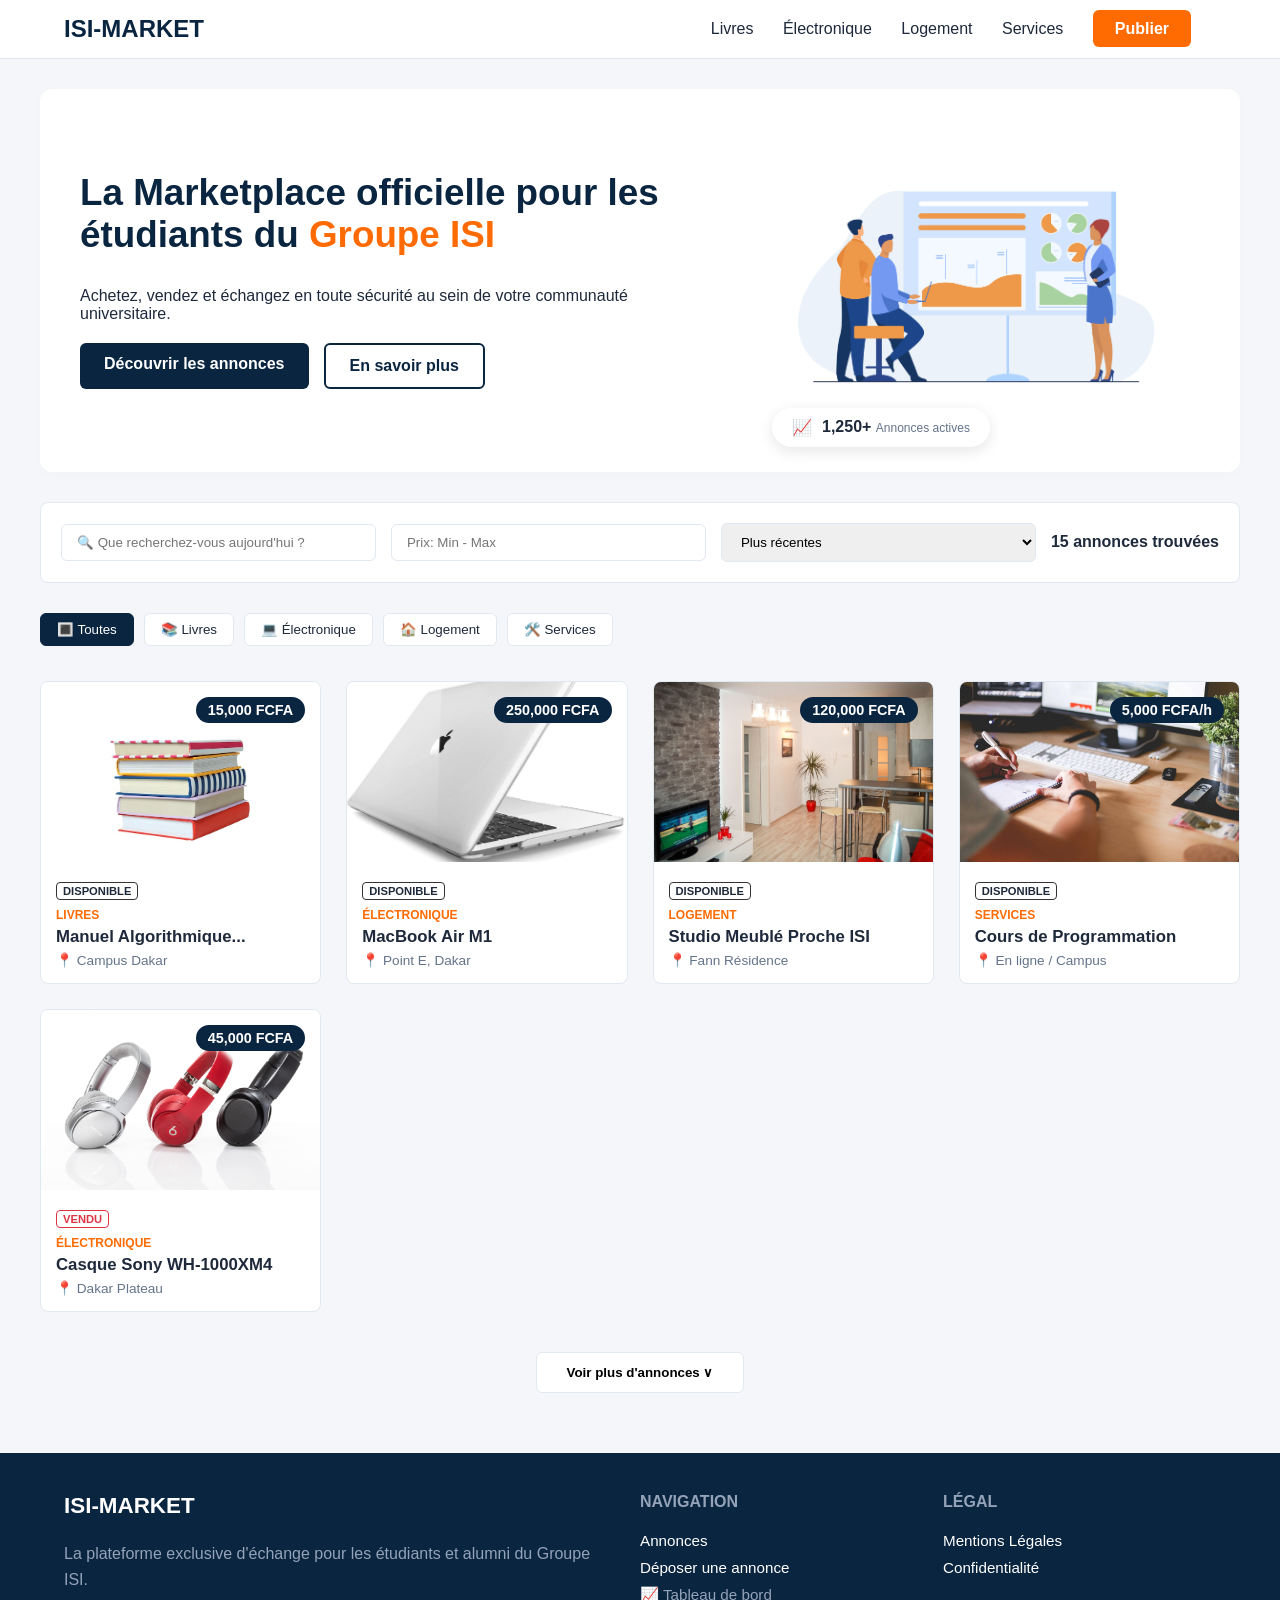
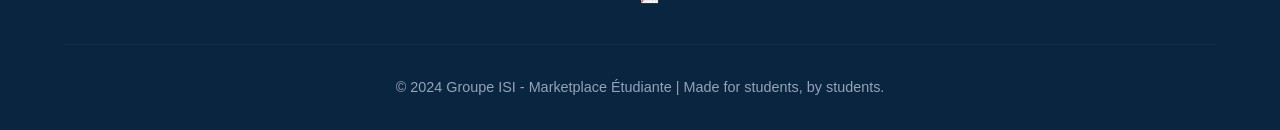
<file: web/index.html>
<!DOCTYPE html>
<html lang="fr">

<head>
    <meta charset="UTF-8">
    <meta name="viewport" content="width=device-width, initial-scale=1.0">
    <title>ISI-MARKET - Accueil</title>
    <link rel="stylesheet" href="style.css">
    <style>
        .hero {
            display: flex;
            justify-content: space-between;
            align-items: center;
            background: white;
            padding: 40px;
            border-radius: 12px;
            margin-bottom: 30px;
            box-shadow: 0 2px 10px rgba(0, 0, 0, 0.02);
        }

        .hero-text {
            max-width: 55%;
        }

        .hero-text h1 {
            color: var(--primary);
            font-size: 2.3rem;
            margin-top: 0;
        }

        .hero-text span {
            color: var(--accent);
        }

        .hero-buttons {
            display: flex;
            gap: 15px;
            margin-top: 20px;
        }

        .btn-hero-primary {
            background: var(--primary);
            color: white;
            padding: 12px 24px;
            border-radius: 6px;
            text-decoration: none;
            font-weight: bold;
        }

        .btn-hero-secondary {
            background: white;
            color: var(--primary);
            padding: 12px 24px;
            border-radius: 6px;
            text-decoration: none;
            border: 2px solid var(--primary);
            font-weight: bold;
        }

        .hero-image-container {
            position: relative;
            max-width: 40%;
        }

        .hero-img {
            width: 100%;
            border-radius: 12px;
        }

        .badge-live-stats {
            position: absolute;
            bottom: -15px;
            left: 20px;
            background: white;
            padding: 10px 20px;
            border-radius: 30px;
            box-shadow: 0 4px 15px rgba(0, 0, 0, 0.1);
            display: flex;
            align-items: center;
            gap: 10px;
        }

        .search-section {
            background: #FFFFFF;
            padding: 20px;
            border-radius: 8px;
            border: 1px solid var(--border);
            margin-bottom: 30px;
            display: flex;
            align-items: center;
            justify-content: space-between;
            gap: 15px;
            flex-wrap: wrap;
        }

        .search-section input,
        .search-section select {
            padding: 10px 15px;
            border: 1px solid var(--border);
            border-radius: 6px;
            flex: 1;
            min-width: 150px;
        }

        .search-results-count {
            font-weight: bold;
            color: var(--text-dark);
        }

        .fast-filters {
            display: flex;
            gap: 10px;
            margin-bottom: 30px;
            overflow-x: auto;
            padding-bottom: 5px;
        }

        .filter-btn {
            background: white;
            border: 1px solid var(--border);
            padding: 8px 16px;
            border-radius: 6px;
            cursor: pointer;
            text-decoration: none;
            color: var(--text-dark);
            font-weight: 500;
            display: flex;
            align-items: center;
            gap: 8px;
        }

        .filter-btn.active {
            background: var(--primary);
            color: white;
            border-color: var(--primary);
        }

        .grid-annonces {
            display: grid;
            grid-template-columns: repeat(auto-fill, minmax(260px, 1fr));
            gap: 25px;
            margin-bottom: 40px;
        }

        .card {
            background: white;
            border-radius: 8px;
            border: 1px solid var(--border);
            overflow: hidden;
            position: relative;
            transition: transform 0.2s;
            cursor: pointer;
            text-decoration: none;
            color: inherit;
            display: block;
        }

        .card:hover {
            transform: translateY(-5px);
        }

        .card-img {
            height: 180px;
            background: #E2E8F0;
            width: 100%;
            object-fit: cover;
        }

        .price-tag {
            position: absolute;
            top: 15px;
            right: 15px;
            background: var(--primary);
            color: white;
            padding: 5px 12px;
            font-weight: bold;
            border-radius: 20px;
            font-size: 0.9rem;
        }

        .card-content {
            padding: 15px;
        }

        .status-badge {
            display: inline-block;
            padding: 2px 6px;
            font-size: 0.7rem;
            border: 1px solid #333;
            border-radius: 4px;
            font-weight: bold;
            margin-bottom: 8px;
        }

        .status-badge.sold {
            border-color: #DC3545;
            color: #DC3545;
        }

        .card-category {
            font-size: 0.75rem;
            font-weight: bold;
            color: var(--accent);
            text-transform: uppercase;
            margin: 0;
        }

        .card-title {
            margin: 5px 0;
            font-size: 1.05rem;
            font-weight: bold;
        }

        .card-location {
            font-size: 0.85rem;
            color: var(--text-muted);
            margin: 5px 0 0 0;
        }

        .load-more-container {
            text-align: center;
            margin-top: 20px;
        }

        .btn-load-more {
            background: white;
            border: 1px solid var(--border);
            padding: 12px 30px;
            border-radius: 6px;
            font-weight: bold;
            cursor: pointer;
        }
    </style>
</head>

<body>
    <header class="navbar">
        <a href="index.html" class="logo">ISI-MARKET</a>
        <nav>
            <a href="#">Livres</a>
            <a href="#">Électronique</a>
            <a href="#">Logement</a>
            <a href="#">Services</a>
            <a href="formulaire.html" class="btn-publier">Publier</a>
        </nav>
    </header>

    <main class="container">
        <section class="hero">
            <div class="hero-text">
                <h1>La Marketplace officielle pour les étudiants du <span>Groupe ISI</span></h1>
                <p>Achetez, vendez et échangez en toute sécurité au sein de votre communauté universitaire.</p>
                <div class="hero-buttons">
                    <a href="#catalogue" class="btn-hero-primary">Découvrir les annonces</a>
                    <a href="#" class="btn-hero-secondary">En savoir plus</a>
                </div>
            </div>
            <div class="hero-image-container">
                <img class="hero-img" src="../img/illustration.jpg" alt="Campus">
                <div class="badge-live-stats">
                    <span>📈</span>
                    <div><strong>1,250+</strong> <span style="font-size:0.75rem; color:var(--text-muted);">Annonces
                            actives</span></div>
                </div>
            </div>
        </section>

        <section id="catalogue">
            <div class="search-section">
                <input type="text" placeholder="🔍 Que recherchez-vous aujourd'hui ?">
                <input type="text" placeholder="Prix: Min - Max">
                <select>
                    <option>Plus récentes</option>
                </select>
                <span class="search-results-count">15 annonces trouvées</span>
            </div>

            <div class="fast-filters">
                <button class="filter-btn active">🔳 Toutes</button>
                <button class="filter-btn">📚 Livres</button>
                <button class="filter-btn">💻 Électronique</button>
                <button class="filter-btn">🏠 Logement</button>
                <button class="filter-btn">🛠️ Services</button>
            </div>
        </section>

        <section class="listings-section">
            <div class="grid-annonces">
                <!-- Carte 1 -->
                <a href="detail.html" class="card">
                    <div class="price-tag">15,000 FCFA</div>
                    <img class="card-img" src="../img/livre.jpg" alt="Livre">
                    <div class="card-content">
                        <span class="status-badge">DISPONIBLE</span>
                        <p class="card-category">Livres</p>
                        <h3 class="card-title">Manuel Algorithmique...</h3>
                        <p class="card-location">📍 Campus Dakar</p>
                    </div>
                </a>
                <!-- Carte 2 -->
                <a href="detail.html" class="card">
                    <div class="price-tag">250,000 FCFA</div>
                    <img class="card-img" src="../img/Mac_Book.jpg" alt="MacBook">
                    <div class="card-content">
                        <span class="status-badge">DISPONIBLE</span>
                        <p class="card-category">Électronique</p>
                        <h3 class="card-title">MacBook Air M1</h3>
                        <p class="card-location">📍 Point E, Dakar</p>
                    </div>
                </a>
                <!-- Carte 3 -->
                <a href="detail.html" class="card">
                    <div class="price-tag">120,000 FCFA</div>
                    <img class="card-img" src="../img/meuble.jpg" alt="Studio">
                    <div class="card-content">
                        <span class="status-badge">DISPONIBLE</span>
                        <p class="card-category">Logement</p>
                        <h3 class="card-title">Studio Meublé Proche ISI</h3>
                        <p class="card-location">📍 Fann Résidence</p>
                    </div>
                </a>
                <!-- Carte 4 -->
                <a href="detail.html" class="card">
                    <div class="price-tag">5,000 FCFA/h</div>
                    <img class="card-img" src="../img/programmation.jpg" alt="Cours">
                    <div class="card-content">
                        <span class="status-badge">DISPONIBLE</span>
                        <p class="card-category">Services</p>
                        <h3 class="card-title">Cours de Programmation</h3>
                        <p class="card-location">📍 En ligne / Campus</p>
                    </div>
                </a>
                <!-- Carte 5 -->
                <a href="detail.html" class="card">
                    <div class="price-tag">45,000 FCFA</div>
                    <img class="card-img" src="../img/casque.jpg" alt="Casque">
                    <div class="card-content">
                        <span class="status-badge alert sold">VENDU</span>
                        <p class="card-category">Électronique</p>
                        <h3 class="card-title">Casque Sony WH-1000XM4</h3>
                        <p class="card-location">📍 Dakar Plateau</p>
                    </div>
                </a>
            </div>
            <div class="load-more-container">
                <button class="btn-load-more">Voir plus d'annonces ∨</button>
            </div>
        </section>
    </main>

    <footer>
        <div class="footer-content">
            <div class="footer-about">
                <h3>ISI-MARKET</h3>
                <p>La plateforme exclusive d'échange pour les étudiants et alumni du Groupe ISI.</p>
            </div>
            <div class="footer-links">
                <h4>NAVIGATION</h4>
                <a href="index.html">Annonces</a>
                <a href="formulaire.html">Déposer une annonce</a>
                <a href="stats.html" style="color: #94A3B8;">📈 Tableau de bord</a>
            </div>
            <div class="footer-legal">
                <h4>LÉGAL</h4>
                <a href="#">Mentions Légales</a>
                <a href="#">Confidentialité</a>
            </div>
        </div>
        <div class="footer-bottom">
            <p>&copy; 2024 Groupe ISI - Marketplace Étudiante | Made for students, by students.</p>
        </div>
    </footer>
</body>

</html>
</file>
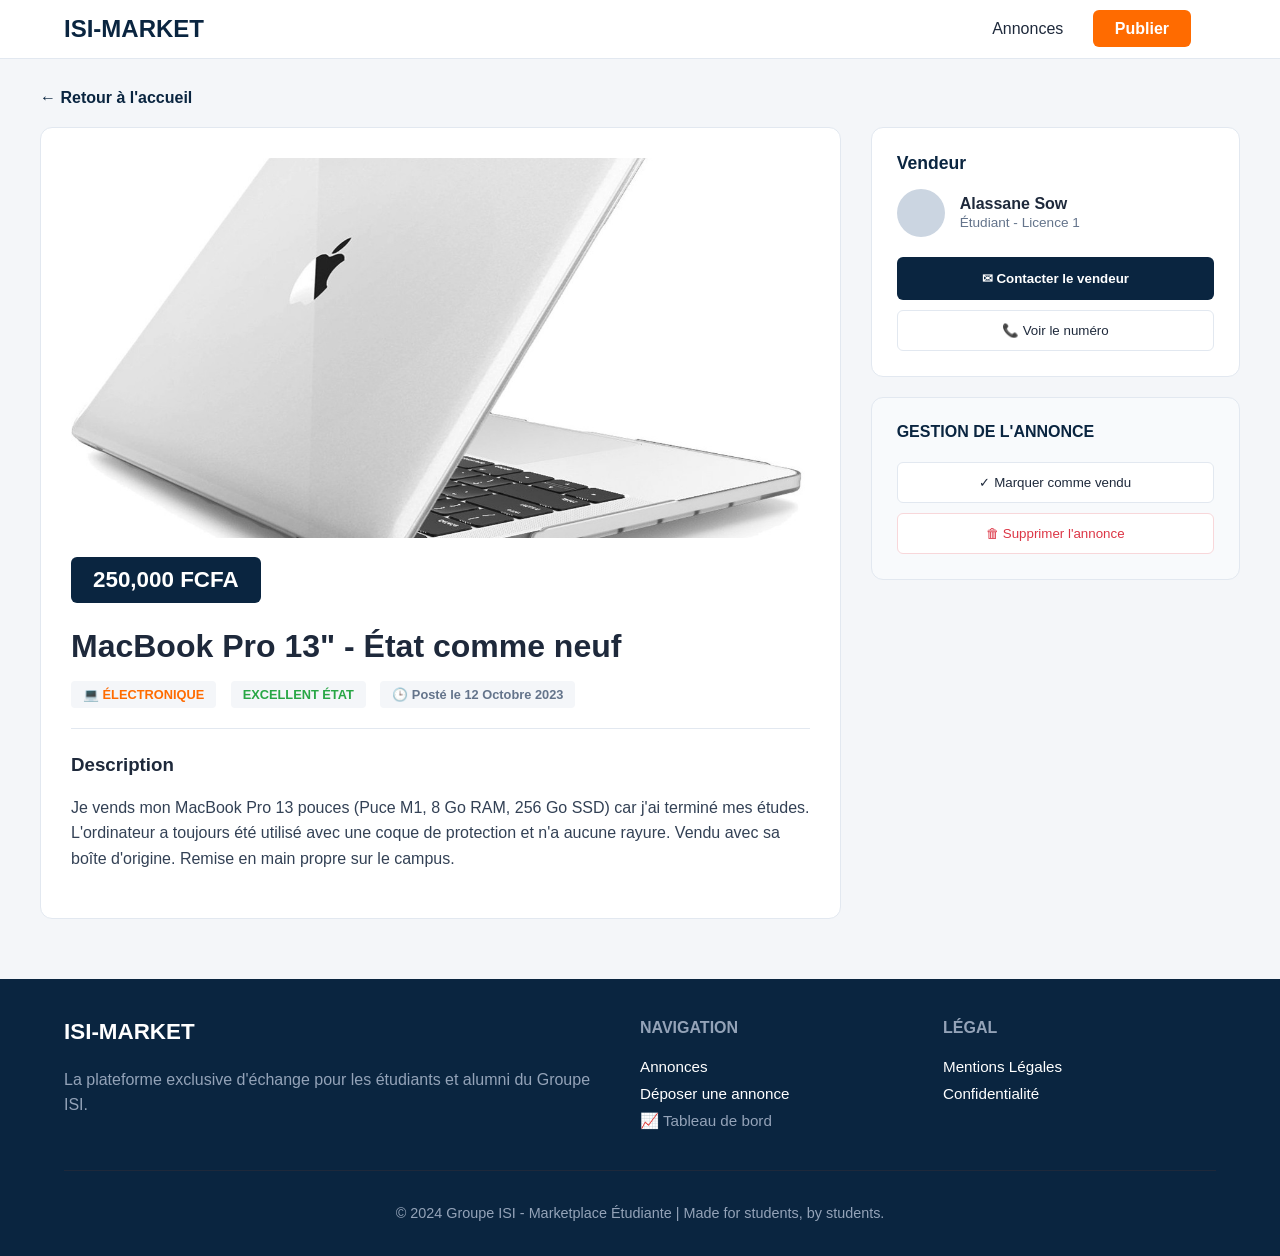
<file: web/detail.html>
<!DOCTYPE html>
<html lang="fr">
<head>
    <meta charset="UTF-8">
    <meta name="viewport" content="width=device-width, initial-scale=1.0">
    <title>ISI-MARKET - Détail</title>
    <link rel="stylesheet" href="style.css">
    <style>
        .layout-detail { display: flex; gap: 30px; margin-top: 20px; flex-wrap: wrap; }
        .left-main-box { flex: 2; background: white; padding: 30px; border-radius: 12px; border: 1px solid var(--border); min-width: 300px; }
        .right-sidebar-box { flex: 1; display: flex; flex-direction: column; gap: 20px; min-width: 280px; }
        .side-widget { background: white; padding: 25px; border-radius: 12px; border: 1px solid var(--border); }
        
        .main-product-img { width: 100%; max-height: 380px; object-fit: cover; border-radius: 8px; }
        .badge-price { display: inline-block; background: var(--primary); color: white; padding: 10px 22px; font-size: 1.4rem; font-weight: bold; border-radius: 6px; margin: 15px 0; }
        
        .btn-sidebar-primary { background: var(--primary); color: white; border: none; width: 100%; padding: 14px; font-weight: bold; border-radius: 6px; cursor: pointer; margin-bottom: 10px; }
        .btn-sidebar-secondary { background: white; color: var(--text-dark); border: 1px solid var(--border); width: 100%; padding: 12px; border-radius: 6px; cursor: pointer; font-weight: 500; }
        .btn-danger-action { color: #DC3545; border-color: #F8D7DA; }
        
        .tags-row span { background: var(--light-bg); padding: 6px 12px; border-radius: 4px; font-size: 0.8rem; font-weight: bold; margin-right: 10px; }
        .profile-vendeur { display: flex; align-items: center; gap: 15px; margin-bottom: 20px; }
        .profile-avatar { width: 48px; height: 48px; background: #CBD5E1; border-radius: 50%; }
    </style>
</head>
<body>
    <header class="navbar">
        <a href="index.html" class="logo">ISI-MARKET</a>
        <nav>
            <a href="index.html">Annonces</a>
            <a href="formulaire.html" class="btn-publier">Publier</a>
        </nav>
    </header>

    <main class="container">
        <a href="index.html" style="text-decoration: none; color: var(--primary); font-weight: bold;">← Retour à l'accueil</a>
        
        <div class="layout-detail">
            <div class="left-main-box">
                <img class="main-product-img" src="../img/Mac_Book.jpg" alt="MacBook Pro">
                <div class="badge-price">250,000 FCFA</div>
                <h1 style="margin: 10px 0 20px 0; font-size: 2rem;">MacBook Pro 13" - État comme neuf</h1>
                
                <div class="tags-row" style="margin-bottom: 25px;">
                    <span style="color: var(--accent);">💻 ÉLECTRONIQUE</span>
                    <span style="color: #28A745;">EXCELLENT ÉTAT</span>
                    <span style="color: var(--text-muted);">🕒 Posté le 12 Octobre 2023</span>
                </div>
                <hr style="border:0; border-top:1px solid var(--border); margin:25px 0;">
                <h3>Description</h3>
                <p style="line-height: 1.6; color: #334155;">
                    Je vends mon MacBook Pro 13 pouces (Puce M1, 8 Go RAM, 256 Go SSD) car j'ai terminé mes études. L'ordinateur a toujours été utilisé avec une coque de protection et n'a aucune rayure. Vendu avec sa boîte d'origine. Remise en main propre sur le campus.
                </p>
            </div>

            <div class="right-sidebar-box">
                <div class="side-widget">
                    <h3 style="margin-top:0; color:var(--primary); font-size:1.1rem; margin-bottom:15px;">Vendeur</h3>
                    <div class="profile-vendeur">
                        <div class="profile-avatar"></div>
                        <div>
                            <strong style="display:block;">Alassane Sow</strong>
                            <span style="font-size:0.85rem; color:var(--text-muted);">Étudiant - Licence 1</span>
                        </div>
                    </div>
                    <button class="btn-sidebar-primary">✉ Contacter le vendeur</button>
                    <button class="btn-sidebar-secondary">📞 Voir le numéro</button>
                </div>

                <div class="side-widget" style="background: #F8FAFC;">
                    <h4 style="margin-top:0; color:var(--primary);">GESTION DE L'ANNONCE</h4>
                    <button class="btn-sidebar-secondary" style="margin-bottom:10px; width:100%; box-sizing:border-box;">✓ Marquer comme vendu</button>
                    <button class="btn-sidebar-secondary btn-danger-action" style="width:100%; box-sizing:border-box;">🗑 Supprimer l'annonce</button>
                </div>
            </div>
        </div>
    </main>

    <footer>
        <div class="footer-content">
            <div class="footer-about">
                <h3>ISI-MARKET</h3>
                <p>La plateforme exclusive d'échange pour les étudiants et alumni du Groupe ISI.</p>
            </div>
            <div class="footer-links">
                <h4>NAVIGATION</h4>
                <a href="index.html">Annonces</a>
                <a href="formulaire.html">Déposer une annonce</a>
                <a href="stats.html" style="color: #94A3B8;">📈 Tableau de bord</a>
            </div>
            <div class="footer-legal">
                <h4>LÉGAL</h4>
                <a href="#">Mentions Légales</a>
                <a href="#">Confidentialité</a>
            </div>
        </div>
        <div class="footer-bottom">
            <p>&copy; 2024 Groupe ISI - Marketplace Étudiante | Made for students, by students.</p>
        </div>
    </footer>
</body>
</html>
</file>
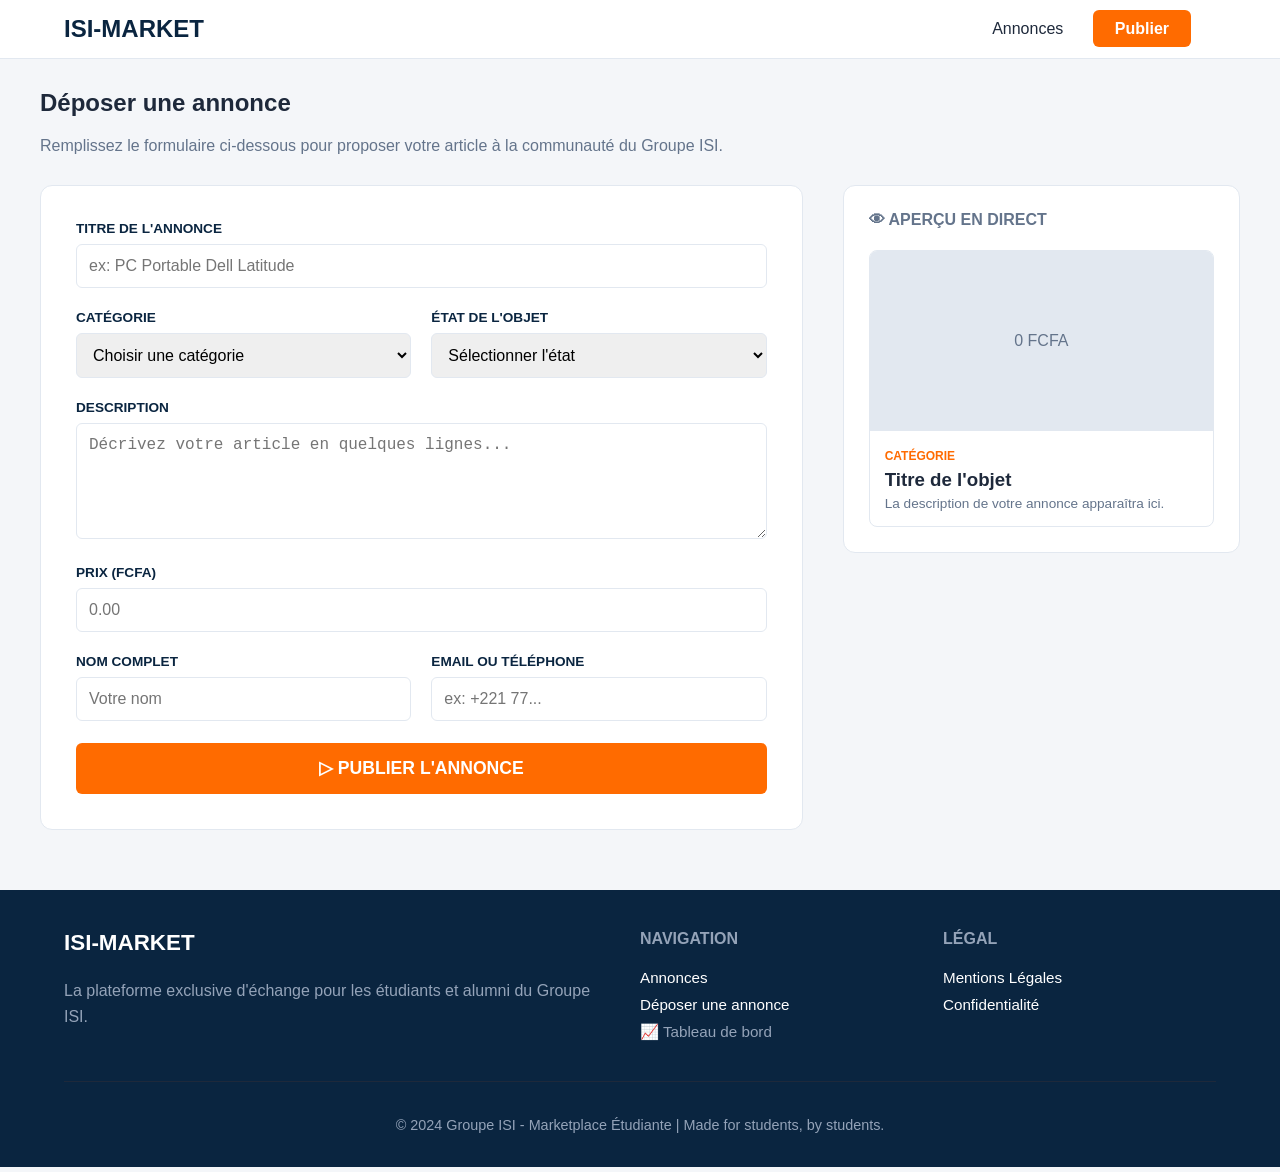
<file: web/formulaire.html>
<!DOCTYPE html>
<html lang="fr">
<head>
    <meta charset="UTF-8">
    <meta name="viewport" content="width=device-width, initial-scale=1.0">
    <title>ISI-MARKET - Déposer une annonce</title>
    <link rel="stylesheet" href="style.css">
    <style>
        .split-layout { display: flex; gap: 40px; margin-top: 20px; flex-wrap: wrap; }
        .form-container-box { flex: 2; background: white; padding: 35px; border-radius: 12px; border: 1px solid var(--border); min-width: 300px; }
        .preview-container-box { flex: 1; background: white; padding: 25px; border-radius: 12px; border: 1px solid var(--border); min-width: 280px; height: fit-content; }
        .form-group { margin-bottom: 22px; }
        .form-group label { display: block; margin-bottom: 8px; font-weight: 600; font-size: 0.85rem; color: var(--primary); text-transform: uppercase; }
        .form-group input, .form-group select, .form-group textarea { width: 100%; padding: 12px; border: 1px solid var(--border); border-radius: 6px; box-sizing: border-box; font-size: 1rem; }
        .inline-row { display: flex; gap: 20px; }
        .inline-row .form-group { flex: 1; }
        .btn-submit-ad { background: var(--accent); color: white; border: none; width: 100%; padding: 15px; font-size: 1.1rem; font-weight: bold; border-radius: 6px; cursor: pointer; text-transform: uppercase; }
        
        .live-preview-card { border: 1px solid var(--border); border-radius: 8px; overflow: hidden; margin-top: 15px; }
        .live-preview-img { height: 180px; background: #E2E8F0; display: flex; align-items: center; justify-content: center; color: var(--text-muted); }
    </style>
</head>
<body>
    <header class="navbar">
        <a href="index.html" class="logo">ISI-MARKET</a>
        <nav>
            <a href="index.html">Annonces</a>
            <a href="formulaire.html" class="btn-publier">Publier</a>
        </nav>
    </header>

    <main class="container">
        <h2>Déposer une annonce</h2>
        <p style="color: var(--text-muted); margin-bottom: 30px;">Remplissez le formulaire ci-dessous pour proposer votre article à la communauté du Groupe ISI.</p>

        <div class="split-layout">
            <div class="form-container-box">
                <form action="index.html">
                    <div class="form-group">
                        <label>Titre de l'annonce</label>
                        <input type="text" placeholder="ex: PC Portable Dell Latitude" required>
                    </div>
                    <div class="inline-row">
                        <div class="form-group">
                            <label>Catégorie</label>
                            <select required>
                                <option value="">Choisir une catégorie</option>
                                <option>Livres</option>
                                <option>Électronique</option>
                                <option>Logement</option>
                                <option>Services</option>
                            </select>
                        </div>
                        <div class="form-group">
                            <label>État de l'objet</label>
                            <select required>
                                <option value="">Sélectionner l'état</option>
                                <option>Neuf</option>
                                <option>Excellent état</option>
                                <option>Bon état</option>
                            </select>
                        </div>
                    </div>
                    <div class="form-group">
                        <label>Description</label>
                        <textarea rows="5" placeholder="Décrivez votre article en quelques lignes..." required></textarea>
                    </div>
                    <div class="form-group">
                        <label>Prix (FCFA)</label>
                        <input type="number" placeholder="0.00" required>
                    </div>
                    <div class="inline-row">
                        <div class="form-group">
                            <label>Nom complet</label>
                            <input type="text" placeholder="Votre nom" required>
                        </div>
                        <div class="form-group">
                            <label>Email ou Téléphone</label>
                            <input type="text" placeholder="ex: +221 77..." required>
                        </div>
                    </div>
                    <button type="submit" class="btn-submit-ad">▷ Publier l'annonce</button>
                </form>
            </div>

            <div class="preview-container-box">
                <h4 style="margin-top:0; color: var(--text-muted);">👁 APERÇU EN DIRECT</h4>
                <div class="live-preview-card">
                    <div class="live-preview-img">0 FCFA</div>
                    <div style="padding: 15px;">
                        <span style="color:var(--accent); font-size:0.75rem; font-weight:bold;">CATÉGORIE</span>
                        <h3 style="margin:5px 0;">Titre de l'objet</h3>
                        <p style="font-size:0.85rem; color:var(--text-muted); margin:0;">La description de votre annonce apparaîtra ici.</p>
                    </div>
                </div>
            </div>
        </div>
    </main>

    <footer>
        <div class="footer-content">
            <div class="footer-about">
                <h3>ISI-MARKET</h3>
                <p>La plateforme exclusive d'échange pour les étudiants et alumni du Groupe ISI.</p>
            </div>
            <div class="footer-links">
                <h4>NAVIGATION</h4>
                <a href="index.html">Annonces</a>
                <a href="formulaire.html">Déposer une annonce</a>
                <a href="stats.html" style="color: #94A3B8;">📈 Tableau de bord</a>
            </div>
            <div class="footer-legal">
                <h4>LÉGAL</h4>
                <a href="#">Mentions Légales</a>
                <a href="#">Confidentialité</a>
            </div>
        </div>
        <div class="footer-bottom">
            <p>&copy; 2024 Groupe ISI - Marketplace Étudiante | Made for students, by students.</p>
        </div>
    </footer>
</body>
</html>
</file>
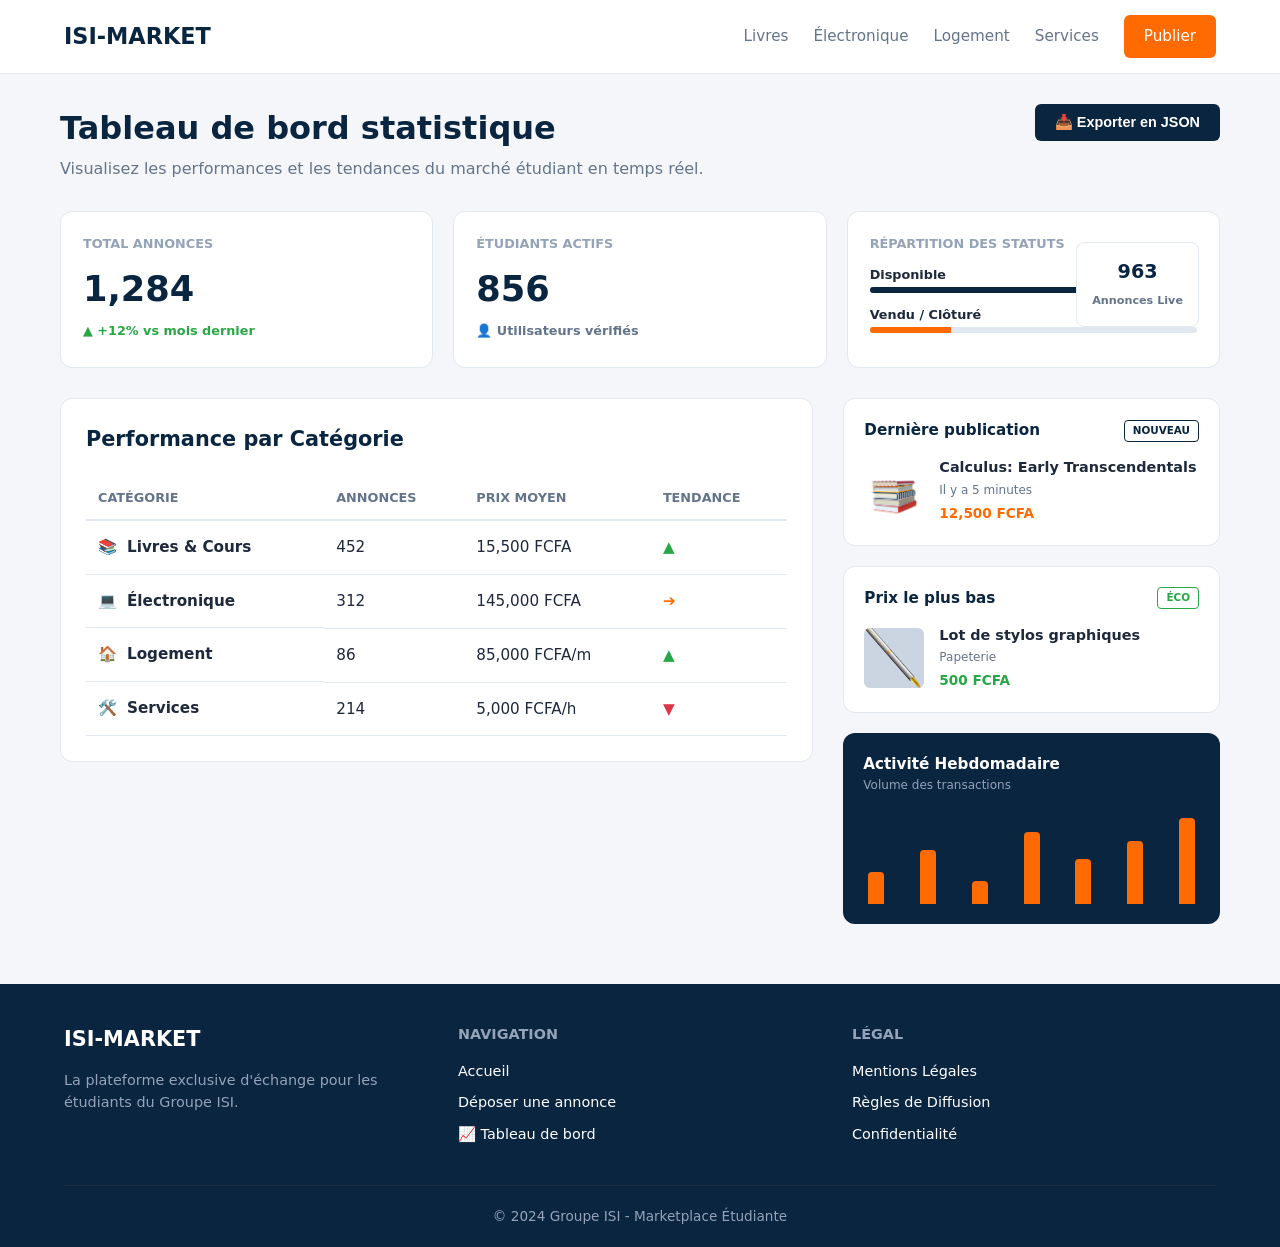
<file: web/stats.html>
<!DOCTYPE html>
<html lang="fr">

<head>
    <meta charset="UTF-8">
    <meta name="viewport" content="width=device-width, initial-scale=1.0">
    <title>ISI-MARKET - Statistiques</title>
    <style>
        :root {
            --primary: #0A2540;
            --accent: #FF6B00;
            --light-bg: #F4F6F9;
            --text-dark: #1E293B;
            --text-muted: #64748B;
            --border: #E2E8F0;
        }

        * {
            box-sizing: border-box;
            margin: 0;
            padding: 0;
        }

        body {
            font-family: system-ui, -apple-system, sans-serif;
            background-color: var(--light-bg);
            color: var(--text-dark);
            line-height: 1.5;
        }

        .container {
            max-width: 1200px;
            margin: 30px auto;
            padding: 0 20px;
        }

        .navbar {
            display: flex;
            justify-content: space-between;
            align-items: center;
            padding: 15px 5%;
            background: #FFFFFF;
            border-bottom: 1px solid var(--border);
            top: 0;
            z-index: 1000;
        }

        .logo {
            font-size: 1.4rem;
            font-weight: 800;
            color: var(--primary);
            text-decoration: none;
        }

        .nav-links {
            display: flex;
            align-items: center;
            gap: 25px;
        }

        .nav-links a {
            text-decoration: none;
            color: var(--text-muted);
            font-weight: 500;
            font-size: 0.95rem;
        }

        .btn-publier {
            background: var(--accent);
            color: #FFFFFF !important;
            padding: 10px 20px;
            border-radius: 6px;
            font-weight: bold;
            text-decoration: none;
        }

        .stats-header-box {
            display: flex;
            justify-content: space-between;
            align-items: flex-start;
            margin-bottom: 30px;
        }

        .stats-header-box h2 {
            color: var(--primary);
            margin: 0 0 5px 0;
            font-size: 2rem;
            font-weight: 800;
        }

        .stats-header-box p {
            color: var(--text-muted);
            margin: 0;
            font-size: 1rem;
        }

        .btn-export {
            background: var(--primary);
            color: white;
            border: none;
            padding: 10px 20px;
            border-radius: 6px;
            font-weight: bold;
            cursor: pointer;
            font-size: 0.9rem;
        }

        .kpi-grid {
            display: grid;
            grid-template-columns: repeat(auto-fill, minmax(280px, 1fr));
            gap: 20px;
            margin-bottom: 30px;
        }

        .kpi-card {
            background: #FFFFFF;
            padding: 22px;
            border-radius: 12px;
            border: 1px solid var(--border);
            position: relative;
        }

        .kpi-card h3 {
            margin: 0;
            font-size: 0.8rem;
            color: #94A3B8;
            text-transform: uppercase;
            font-weight: 700;
        }

        .kpi-card .value {
            font-size: 2.2rem;
            font-weight: 800;
            color: var(--primary);
            margin: 10px 0 5px 0;
        }

        .kpi-card .sub-text {
            font-size: 0.8rem;
            color: #28A745;
            font-weight: 600;
        }

        .status-container {
            margin-top: 12px;
        }

        .status-row {
            font-size: 0.8rem;
            display: flex;
            justify-content: space-between;
            margin-bottom: 3px;
            font-weight: 600;
        }

        .progress-bar {
            background: #E2E8F0;
            height: 6px;
            border-radius: 3px;
            margin-bottom: 12px;
            overflow: hidden;
        }

        .progress-fill-primary {
            background: var(--primary);
            height: 100%;
            width: 75%;
        }

        .progress-fill-accent {
            background: var(--accent);
            height: 100%;
            width: 25%;
        }

        .live-badge-right {
            position: absolute;
            right: 20px;
            top: 30px;
            border: 1px solid var(--border);
            padding: 15px;
            border-radius: 8px;
            text-align: center;
            background: #FFFFFF;
        }

        .dashboard-layout {
            display: flex;
            gap: 30px;
            flex-wrap: wrap;
        }

        .left-column {
            flex: 2;
            min-width: 500px;
        }

        .right-column {
            flex: 1;
            min-width: 300px;
            display: flex;
            flex-direction: column;
            gap: 20px;
        }

        .table-box {
            background: #FFFFFF;
            padding: 25px;
            border-radius: 12px;
            border: 1px solid var(--border);
        }

        .table-box h3 {
            margin-top: 0;
            color: var(--primary);
            font-size: 1.3rem;
            margin-bottom: 20px;
            font-weight: 800;
        }

        .data-table {
            width: 100%;
            border-collapse: collapse;
            text-align: left;
        }

        .data-table th {
            padding: 12px;
            border-bottom: 2px solid var(--border);
            color: var(--text-muted);
            font-size: 0.8rem;
            text-transform: uppercase;
            font-weight: 700;
        }

        .data-table td {
            padding: 15px 12px;
            border-bottom: 1px solid var(--border);
            font-size: 0.95rem;
            color: var(--text-dark);
        }

        .category-cell {
            display: flex;
            align-items: center;
            gap: 10px;
            font-weight: 600;
        }

        .widget-box {
            background: #FFFFFF;
            padding: 20px;
            border-radius: 12px;
            border: 1px solid var(--border);
        }

        .widget-header {
            display: flex;
            justify-content: space-between;
            align-items: center;
            margin-bottom: 15px;
        }

        .widget-header h4 {
            margin: 0;
            color: var(--primary);
            font-size: 0.95rem;
            font-weight: 700;
        }

        .widget-tag {
            font-size: 0.65rem;
            font-weight: bold;
            padding: 2px 8px;
            border-radius: 4px;
            text-transform: uppercase;
        }

        .tag-blue {
            border: 1px solid var(--primary);
            color: var(--primary);
        }

        .tag-green {
            border: 1px solid #28A745;
            color: #28A745;
        }

        .widget-product {
            display: flex;
            gap: 15px;
            align-items: center;
        }

        .widget-img {
            width: 60px;
            height: 60px;
            background: #CBD5E1;
            border-radius: 6px;
            object-fit: cover;
        }

        .widget-info strong {
            display: block;
            font-size: 0.9rem;
            color: var(--text-dark);
            font-weight: 700;
        }

        .widget-info .time-cat {
            font-size: 0.75rem;
            color: var(--text-muted);
            display: block;
            margin: 2px 0;
        }

        .widget-info .price {
            color: var(--accent);
            font-weight: 700;
            font-size: 0.85rem;
        }

        .chart-box {
            background: var(--primary);
            color: #FFFFFF;
            padding: 20px;
            border-radius: 12px;
        }

        .chart-box h4 {
            margin: 0;
            font-size: 0.95rem;
            font-weight: 700;
        }

        .chart-box p {
            font-size: 0.75rem;
            color: #94A3B8;
        }

        .chart-bars {
            display: flex;
            justify-content: space-between;
            align-items: flex-end;
            height: 90px;
            margin-top: 20px;
            padding: 0 5px;
        }

        .bar {
            width: 16px;
            background: var(--accent);
            border-radius: 4px 4px 0 0;
        }

        footer {
            background: var(--primary);
            color: #FFFFFF;
            padding: 40px 5% 20px;
            margin-top: 60px;
        }

        .footer-content {
            display: flex;
            justify-content: space-between;
            flex-wrap: wrap;
            gap: 30px;
            max-width: 1200px;
            margin: 0 auto 30px;
        }

        .footer-about {
            flex: 1;
            min-width: 250px;
        }

        .footer-about h3 {
            font-size: 1.3rem;
            margin-bottom: 15px;
        }

        .footer-about p {
            color: #94A3B8;
            font-size: 0.9rem;
        }

        .footer-links,
        .footer-legal {
            flex: 1;
            min-width: 150px;
        }

        .footer-links h4,
        .footer-legal h4 {
            font-size: 0.9rem;
            color: #94A3B8;
            text-transform: uppercase;
            margin-bottom: 15px;
        }

        .footer-links a,
        .footer-legal a {
            color: #FFFFFF;
            text-decoration: none;
            display: block;
            margin-bottom: 10px;
            font-size: 0.9rem;
        }

        .footer-bottom {
            text-align: center;
            border-top: 1px solid #1E293B;
            padding-top: 20px;
            font-size: 0.85rem;
            color: #94A3B8;
        }
    </style>
</head>

<body>

    <header class="navbar">
        <a href="index.html" class="logo">ISI-MARKET</a>
        <nav class="nav-links">
            <a href="index.html">Livres</a>
            <a href="index.html">Électronique</a>
            <a href="index.html">Logement</a>
            <a href="index.html">Services</a>
            <a href="formulaire.html" class="btn-publier">Publier</a>
        </nav>
    </header>

    <main class="container">
        <div class="stats-header-box">
            <div>
                <h2>Tableau de bord statistique</h2>
                <p>Visualisez les performances et les tendances du marché étudiant en temps réel.</p>
            </div>
            <button class="btn-export">📥 Exporter en JSON</button>
        </div>

        <section class="kpi-grid">
            <div class="kpi-card">
                <h3>Total Annonces</h3>
                <div class="value">1,284</div>
                <div class="sub-text">▲ +12% vs mois dernier</div>
            </div>
            <div class="kpi-card">
                <h3>Étudiants Actifs</h3>
                <div class="value">856</div>
                <div class="sub-text" style="color: var(--text-muted);">👤 Utilisateurs vérifiés</div>
            </div>
            <div class="kpi-card" style="min-width: 320px;">
                <h3>Répartition des statuts</h3>
                <div class="status-container">
                    <div class="status-row"><span>Disponible</span><span>75%</span></div>
                    <div class="progress-bar">
                        <div class="progress-fill-primary"></div>
                    </div>
                    <div class="status-row"><span>Vendu / Clôturé</span><span>25%</span></div>
                    <div class="progress-bar">
                        <div class="progress-fill-accent"></div>
                    </div>
                </div>
                <div class="live-badge-right">
                    <strong style="display:block; font-size:1.2rem; color:var(--primary);">963</strong>
                    <span style="font-size:0.7rem; color:var(--text-muted); font-weight:600;">Annonces Live</span>
                </div>
            </div>
        </section>

        <div class="dashboard-layout">
            <div class="left-column">
                <div class="table-box">
                    <h3>Performance par Catégorie</h3>
                    <table class="data-table">
                        <thead>
                            <tr>
                                <th>Catégorie</th>
                                <th>Annonces</th>
                                <th>Prix Moyen</th>
                                <th>Tendance</th>
                            </tr>
                        </thead>
                        <tbody>
                            <tr>
                                <td class="category-cell"><span>📚</span> Livres & Cours</td>
                                <td>452</td>
                                <td>15,500 FCFA</td>
                                <td style="color:#28A745; font-weight:bold;">▲</td>
                            </tr>
                            <tr>
                                <td class="category-cell"><span>💻</span> Électronique</td>
                                <td>312</td>
                                <td>145,000 FCFA</td>
                                <td style="color:var(--accent); font-weight:bold;">➔</td>
                            </tr>
                            <tr>
                                <td class="category-cell"><span>🏠</span> Logement</td>
                                <td>86</td>
                                <td>85,000 FCFA/m</td>
                                <td style="color:#28A745; font-weight:bold;">▲</td>
                            </tr>
                            <tr>
                                <td class="category-cell"><span>🛠️</span> Services</td>
                                <td>214</td>
                                <td>5,000 FCFA/h</td>
                                <td style="color:#DC3545; font-weight:bold;">▼</td>
                            </tr>
                        </tbody>
                    </table>
                </div>
            </div>

            <div class="right-column">
                <div class="widget-box">
                    <div class="widget-header">
                        <h4>Dernière publication</h4>
                        <span class="widget-tag tag-blue">Nouveau</span>
                    </div>
                    <div class="widget-product">
                        <img class="widget-img" src="../img/livre.jpg" alt="Livre">
                        <div class="widget-info">
                            <strong>Calculus: Early Transcendentals</strong>
                            <span class="time-cat">Il y a 5 minutes</span>
                            <span class="price">12,500 FCFA</span>
                        </div>
                    </div>
                </div>

                <div class="widget-box">
                    <div class="widget-header">
                        <h4>Prix le plus bas</h4>
                        <span class="widget-tag tag-green">Éco</span>
                    </div>
                    <div class="widget-product">
                        <img class="widget-img" src="../img/stylos.png" alt="Stylos">
                        <div class="widget-info">
                            <strong>Lot de stylos graphiques</strong>
                            <span class="time-cat">Papeterie</span>
                            <span class="price" style="color:#28A745;">500 FCFA</span>
                        </div>
                    </div>
                </div>

                <div class="chart-box">
                    <h4>Activité Hebdomadaire</h4>
                    <p>Volume des transactions</p>
                    <div class="chart-bars">
                        <div class="bar" style="height: 35%;"></div>
                        <div class="bar" style="height: 60%;"></div>
                        <div class="bar" style="height: 25%;"></div>
                        <div class="bar" style="height: 80%;"></div>
                        <div class="bar" style="height: 50%;"></div>
                        <div class="bar" style="height: 70%;"></div>
                        <div class="bar" style="height: 95%;"></div>
                    </div>
                </div>
            </div>
        </div>
    </main>

    <footer>
        <div class="footer-content">
            <div class="footer-about">
                <h3>ISI-MARKET</h3>
                <p>La plateforme exclusive d'échange pour les étudiants du Groupe ISI.</p>
            </div>
            <div class="footer-links">
                <h4>Navigation</h4>
                <a href="index.html">Accueil</a>
                <a href="formulaire.html">Déposer une annonce</a>
                <a href="stats.html">📈 Tableau de bord</a>
            </div>
            <div class="footer-legal">
                <h4>Légal</h4>
                <a href="#">Mentions Légales</a>
                <a href="#">Règles de Diffusion</a>
                <a href="#">Confidentialité</a>
            </div>
        </div>
        <div class="footer-bottom">
            <p>&copy; 2024 Groupe ISI - Marketplace Étudiante</p>
        </div>
    </footer>
</body>
</html>
</file>
<file: web/style.css>
:root {
    --primary: #0A2540;     /* Bleu foncé ISI */
    --accent: #FF6B00;      /* Orange boutons */
    --light-bg: #F4F6F9;    /* Fond général */
    --card-bg: #FFFFFF;
    --text-dark: #1E293B;
    --text-muted: #64748B;
    --border: #E2E8F0;
}

body {
    font-family: 'Segoe UI', Tahoma, Geneva, Verdana, sans-serif;
    margin: 0;
    padding: 0;
    background-color: var(--light-bg);
    color: var(--text-dark);
}

/* Navbar unifiée */
.navbar {
    display: flex;
    justify-content: space-between;
    align-items: center;
    padding: 15px 5%;
    background: white;
    border-bottom: 1px solid var(--border);
}
.logo { 
    font-size: 1.5rem; 
    font-weight: bold; 
    color: var(--primary); 
    text-decoration: none;
}
nav a { 
    text-decoration: none; 
    color: var(--text-dark); 
    margin-right: 25px; 
    font-weight: 500; 
}
nav a:hover {
    color: var(--accent);
}
.btn-publier { 
    background: var(--accent); 
    color: white !important; 
    padding: 10px 22px; 
    border-radius: 6px; 
    font-weight: bold; 
    text-decoration: none; 
}

/* Conteneur principal global */
.container { 
    max-width: 1200px; 
    margin: 30px auto; 
    padding: 0 20px; 
    min-height: 70vh;
}

/* Footer identique pour les 4 pages */
footer { 
    background: var(--primary); 
    color: white; 
    padding: 40px 5% 20px; 
    margin-top: 60px; 
}
.footer-content { 
    display: flex; 
    justify-content: space-between; 
    flex-wrap: wrap; 
    gap: 30px;
    max-width: 1200px;
    margin: 0 auto 30px auto;
}
.footer-about { flex: 2; min-width: 250px; }
.footer-links, .footer-legal { flex: 1; min-width: 150px; }
.footer-content h3 { margin-top: 0; font-size: 1.4rem; color: white; }
.footer-content h4 { margin-top: 0; font-size: 1rem; color: #94A3B8; text-transform: uppercase; }
.footer-content p { color: #94A3B8; line-height: 1.6; }
.footer-content a { color: white; display: block; margin-bottom: 10px; text-decoration: none; font-size: 0.95rem; }
.footer-content a:hover { color: var(--accent); }
.footer-bottom { 
    text-align: center; 
    border-top: 1px solid #1E293B; 
    padding-top: 20px; 
    font-size: 0.9rem; 
    color: #94A3B8; 
}
</file>
